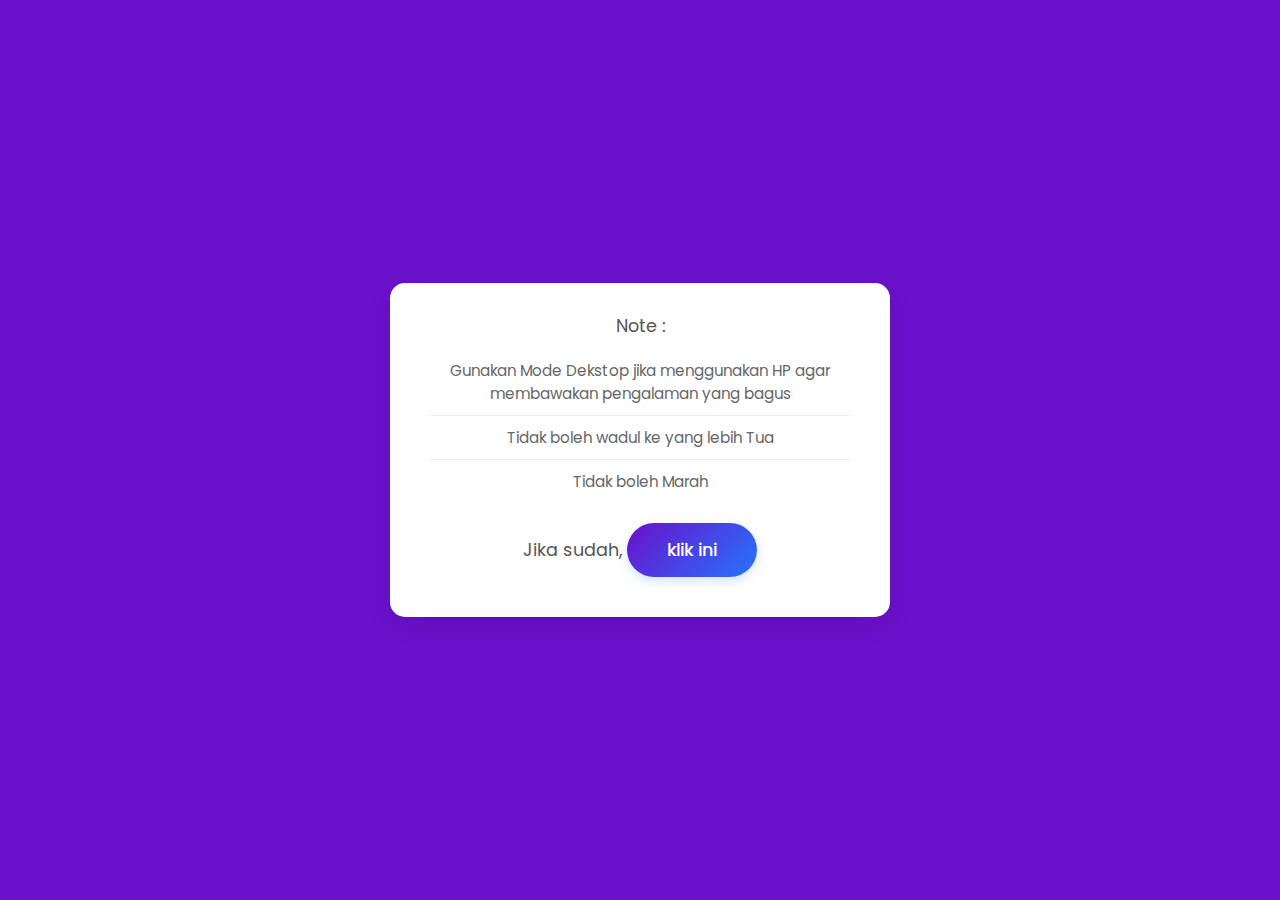
<file: index.html>
<!DOCTYPE html>
<html lang="en">
<head>
    <meta charset="UTF-8">
    <meta name="viewport" content="width=device-width, initial-scale=1.0">
    <title>Paralax</title></title>
    <style>
        @import url('https://fonts.googleapis.com/css2?family=Poppins:wght@300;500&display=swap');
        
        * {
            margin: 0;
            padding: 0;
            box-sizing: border-box;
        }

        body {
            font-family: 'Poppins', sans-serif;
            display: flex;
            justify-content: center;
            align-items: center;
            height: 100vh;
            margin: 0;
            background-color: #f3f4f6;
            color: #333;
            background-color: #6a11cb;
        }

        .container {
            background-color: #ffffff;
            padding: 30px 40px;
            border-radius: 15px;
            box-shadow: 0 8px 24px rgba(0, 0, 0, 0.1);
            width: 90%;
            max-width: 500px;
            text-align: center;
        }

        p {
            font-size: 1.1em;
            margin-bottom: 10px;
            color: #555;
        }

        li {
            list-style: none;
            padding: 10px 0;
            font-size: 0.95em;
            color: #666;
            border-bottom: 1px solid #eee;
        }

        li:last-child {
            border-bottom: none;
        }

        #button {
            display: inline-block;
            font-size: 1em;
            color: #fff;
            background: linear-gradient(135deg, #6a11cb, #2575fc);
            padding: 14px 40px;
            border-radius: 30px;
            text-decoration: none;
            transition: all 0.3s ease;
            margin-top: 20px;
            font-weight: 500;
            box-shadow: 0 4px 12px rgba(37, 117, 252, 0.2);
        }

        #button:hover {
            background: linear-gradient(135deg, #2575fc, #6a11cb);
            transform: translateY(-4px);
            box-shadow: 0 8px 20px rgba(37, 117, 252, 0.3);
        }

        #button:active {
            transform: translateY(-2px);
            box-shadow: 0 4px 12px rgba(37, 117, 252, 0.2);
        }
    </style>
</head>
<body>
    <div class="container">
        <p>Note :</p>
        <ul>
            <li>Gunakan Mode Dekstop jika menggunakan HP agar membawakan pengalaman yang bagus</li>
            <li>Tidak boleh wadul ke yang lebih Tua</li>
            <li>Tidak boleh Marah</li>
        </ul>
        <p>Jika sudah, <a href="next.html" id="button">klik ini</a></p>
    </div>
</body>
</html>
</file>
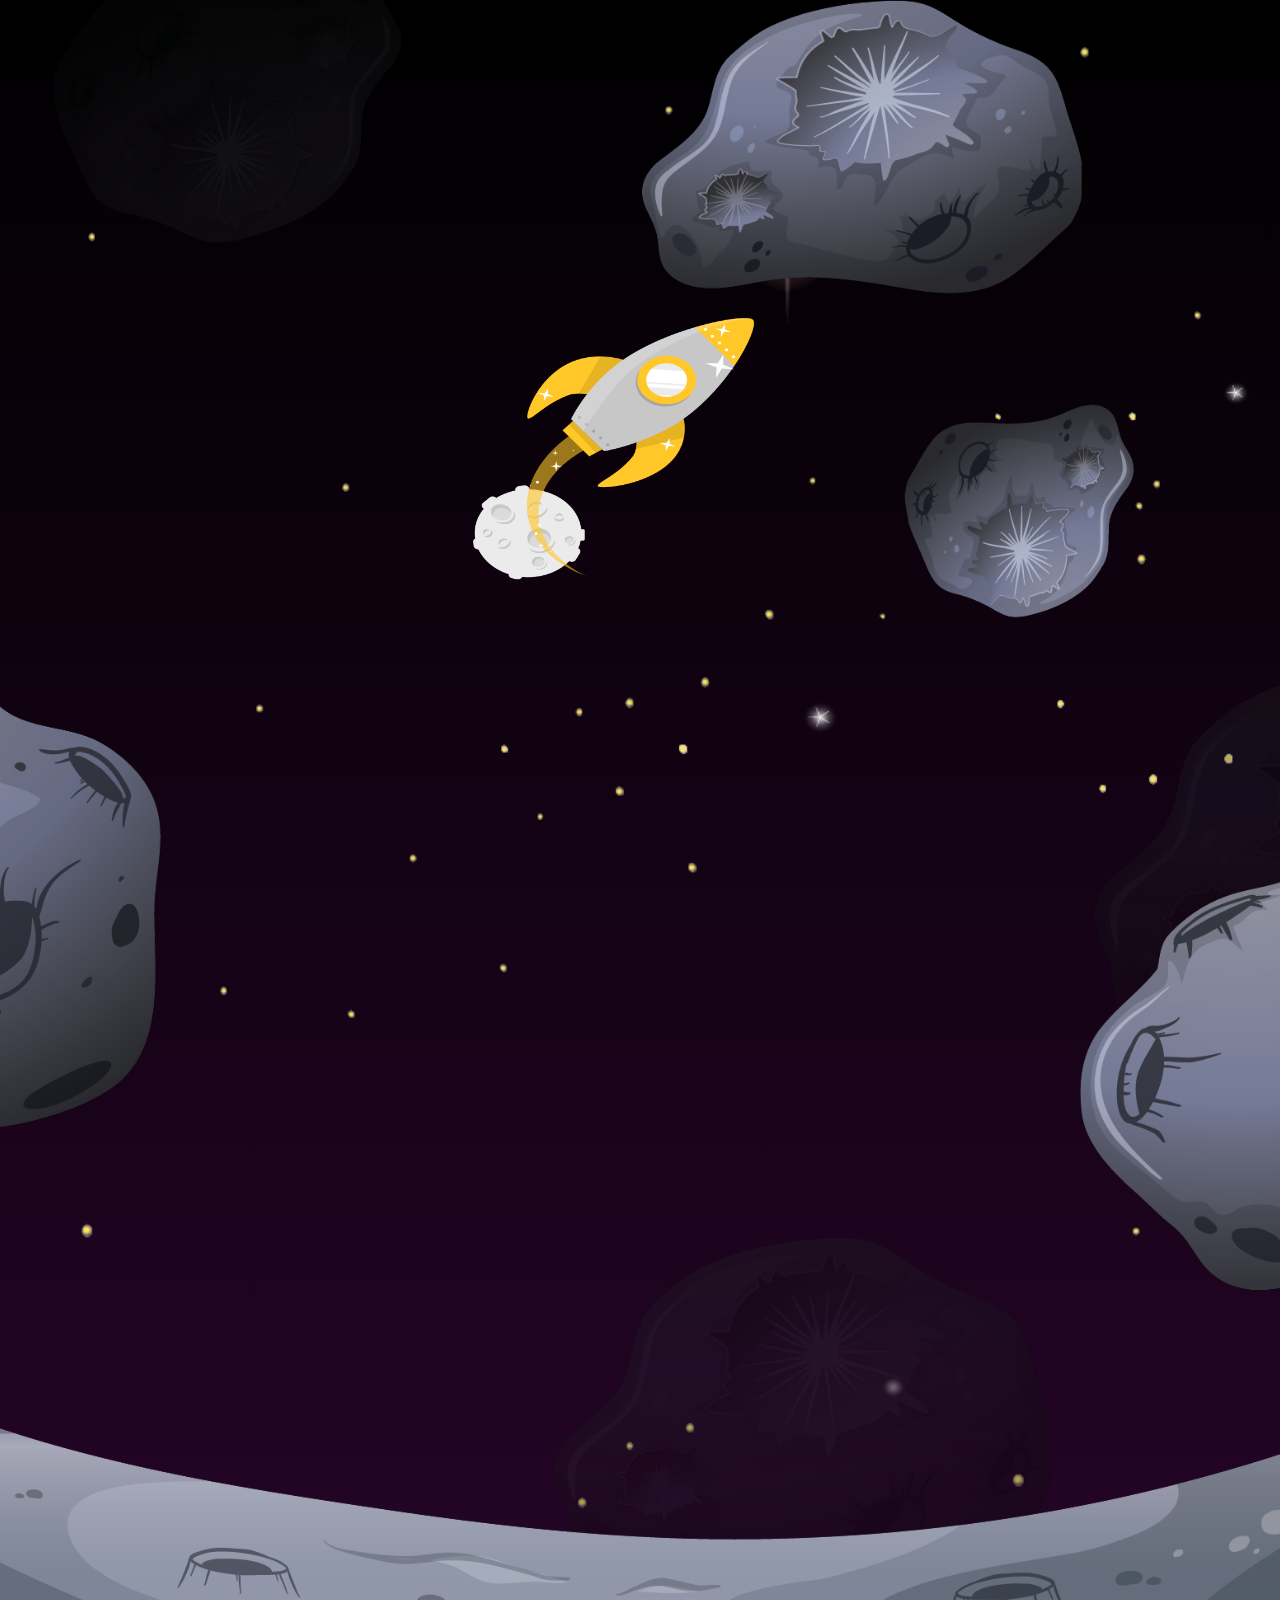
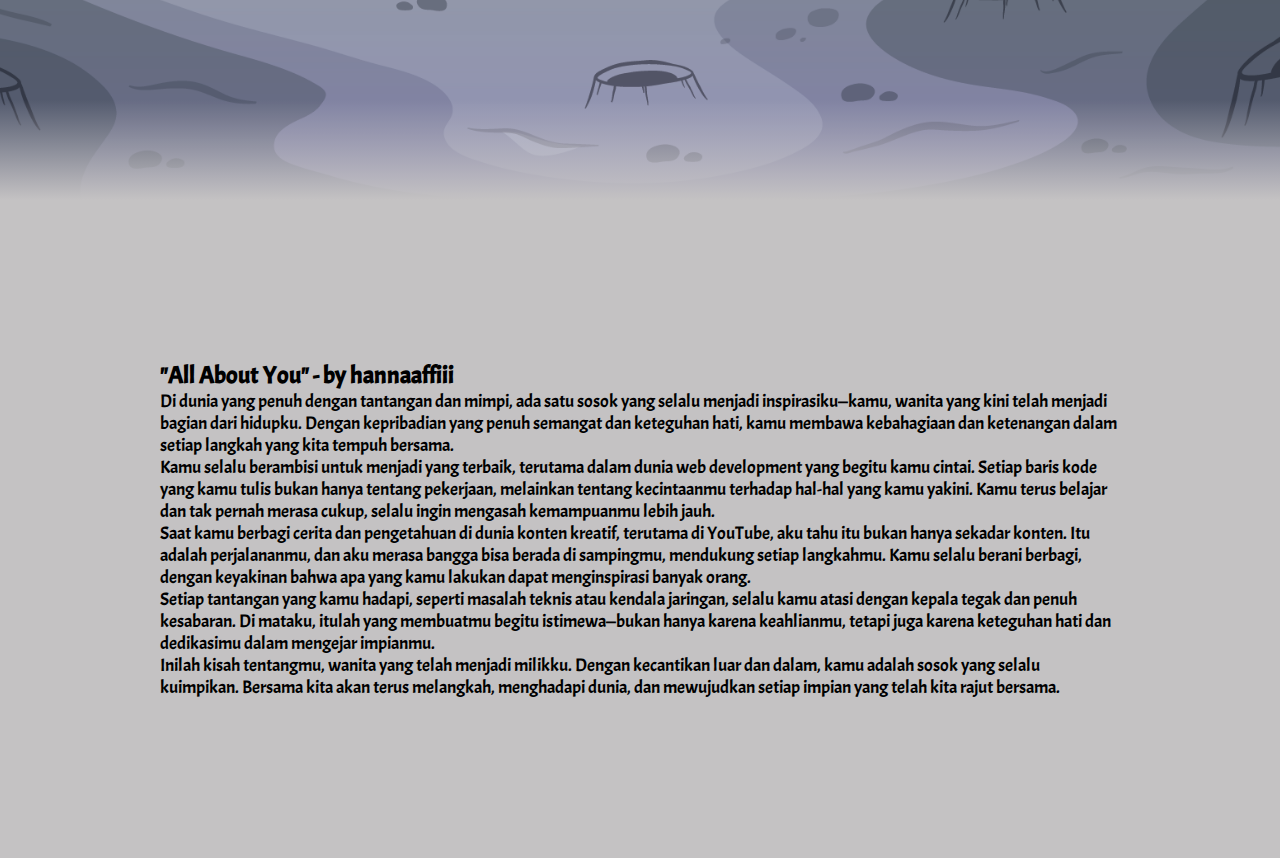
<file: next.html>
<!DOCTYPE html>
<html lang="en">
<head>
    <meta charset="UTF-8">
    <meta http-equiv="X-UA-Compatible" content="IE=edge">
    <meta name="viewport" content="width=device-width, initial-scale=1.0">
    <title>Paralax Effect</title>
    <link rel="stylesheet" href="style.css">
</head>
<body>
    <div class="paralax">
        <img src="image\stars.png" id="stars">
        <img src="image\meteorid.png" id="meteorid">
        <img src="image\rocket.png" id="rocket">
        <h1 id="text">Hello! <br>I Love You</h1>
        <a href="#" id="button">Scroll Bro</a>
    </div>
<div class="description">
    <h2>"All About You" - by hannaaffiii</h2>
    <p>Di dunia yang penuh dengan tantangan dan mimpi, ada satu sosok yang selalu menjadi inspirasiku—kamu, wanita yang kini telah menjadi bagian dari hidupku. Dengan kepribadian yang penuh semangat dan keteguhan hati, kamu membawa kebahagiaan dan ketenangan dalam setiap langkah yang kita tempuh bersama.</p>
    <p>Kamu selalu berambisi untuk menjadi yang terbaik, terutama dalam dunia web development yang begitu kamu cintai. Setiap baris kode yang kamu tulis bukan hanya tentang pekerjaan, melainkan tentang kecintaanmu terhadap hal-hal yang kamu yakini. Kamu terus belajar dan tak pernah merasa cukup, selalu ingin mengasah kemampuanmu lebih jauh.</p>
    <p>Saat kamu berbagi cerita dan pengetahuan di dunia konten kreatif, terutama di YouTube, aku tahu itu bukan hanya sekadar konten. Itu adalah perjalananmu, dan aku merasa bangga bisa berada di sampingmu, mendukung setiap langkahmu. Kamu selalu berani berbagi, dengan keyakinan bahwa apa yang kamu lakukan dapat menginspirasi banyak orang.</p>
    <p>Setiap tantangan yang kamu hadapi, seperti masalah teknis atau kendala jaringan, selalu kamu atasi dengan kepala tegak dan penuh kesabaran. Di mataku, itulah yang membuatmu begitu istimewa—bukan hanya karena keahlianmu, tetapi juga karena keteguhan hati dan dedikasimu dalam mengejar impianmu.</p>
    <p>Inilah kisah tentangmu, wanita yang telah menjadi milikku. Dengan kecantikan luar dan dalam, kamu adalah sosok yang selalu kuimpikan. Bersama kita akan terus melangkah, menghadapi dunia, dan mewujudkan setiap impian yang telah kita rajut bersama.</p>
</div>

    <script src="script.js"></script>
</body>
</html>
</file>
<file: style.css>
@import url('https://fonts.googleapis.com/css2?family=Acme&display=swap');
*{
    margin: 0;
    padding: 0;
    box-sizing: border-box;
    scroll-behavior: smooth;
}

body{
    background: linear-gradient(black, #38073b);
    font-family: 'Acme', sans-serif;
}

.paralax{
    position: relative;
    width: 100%;
    height: 200vh;
    padding: 300px;
    display: flex;
    justify-content: center;
    align-items: center;
    overflow: hidden;
}

.paralax::before {
    content: "";
    position: absolute;
    bottom: 0;
    width: 100%;
    height: 100px;
    background: linear-gradient(to top,#c4c2c3,transparent );
    z-index: 1000;
}
.paralax img{
    position: absolute;
    top: 0;
    left: 0;
    width: 100%;
    height: 100%;
    object-fit: cover;
}
#text{
    position: absolute;
    font-size: 4.8em;
    color: white;
    letter-spacing: 2px;
    text-align: center;
    text-shadow: 3px 3px 10px grey;
    bottom: -100px;
}
.paralax img#meteorid{
    z-index: 100;
}

#button{
    position: absolute;
    font-size: 1em;
    color: black;
    background-color: white;
    padding: 10px 50px;
    border-radius: 20px;
    text-decoration: none;
    transform: translateY(100px);
    bottom: -100px;
}
.description {
    position: relative;
    padding:10em;
    background-color: #c4c2c3;
}
.description p {
    font-size: 1.1em;
}
</file>
